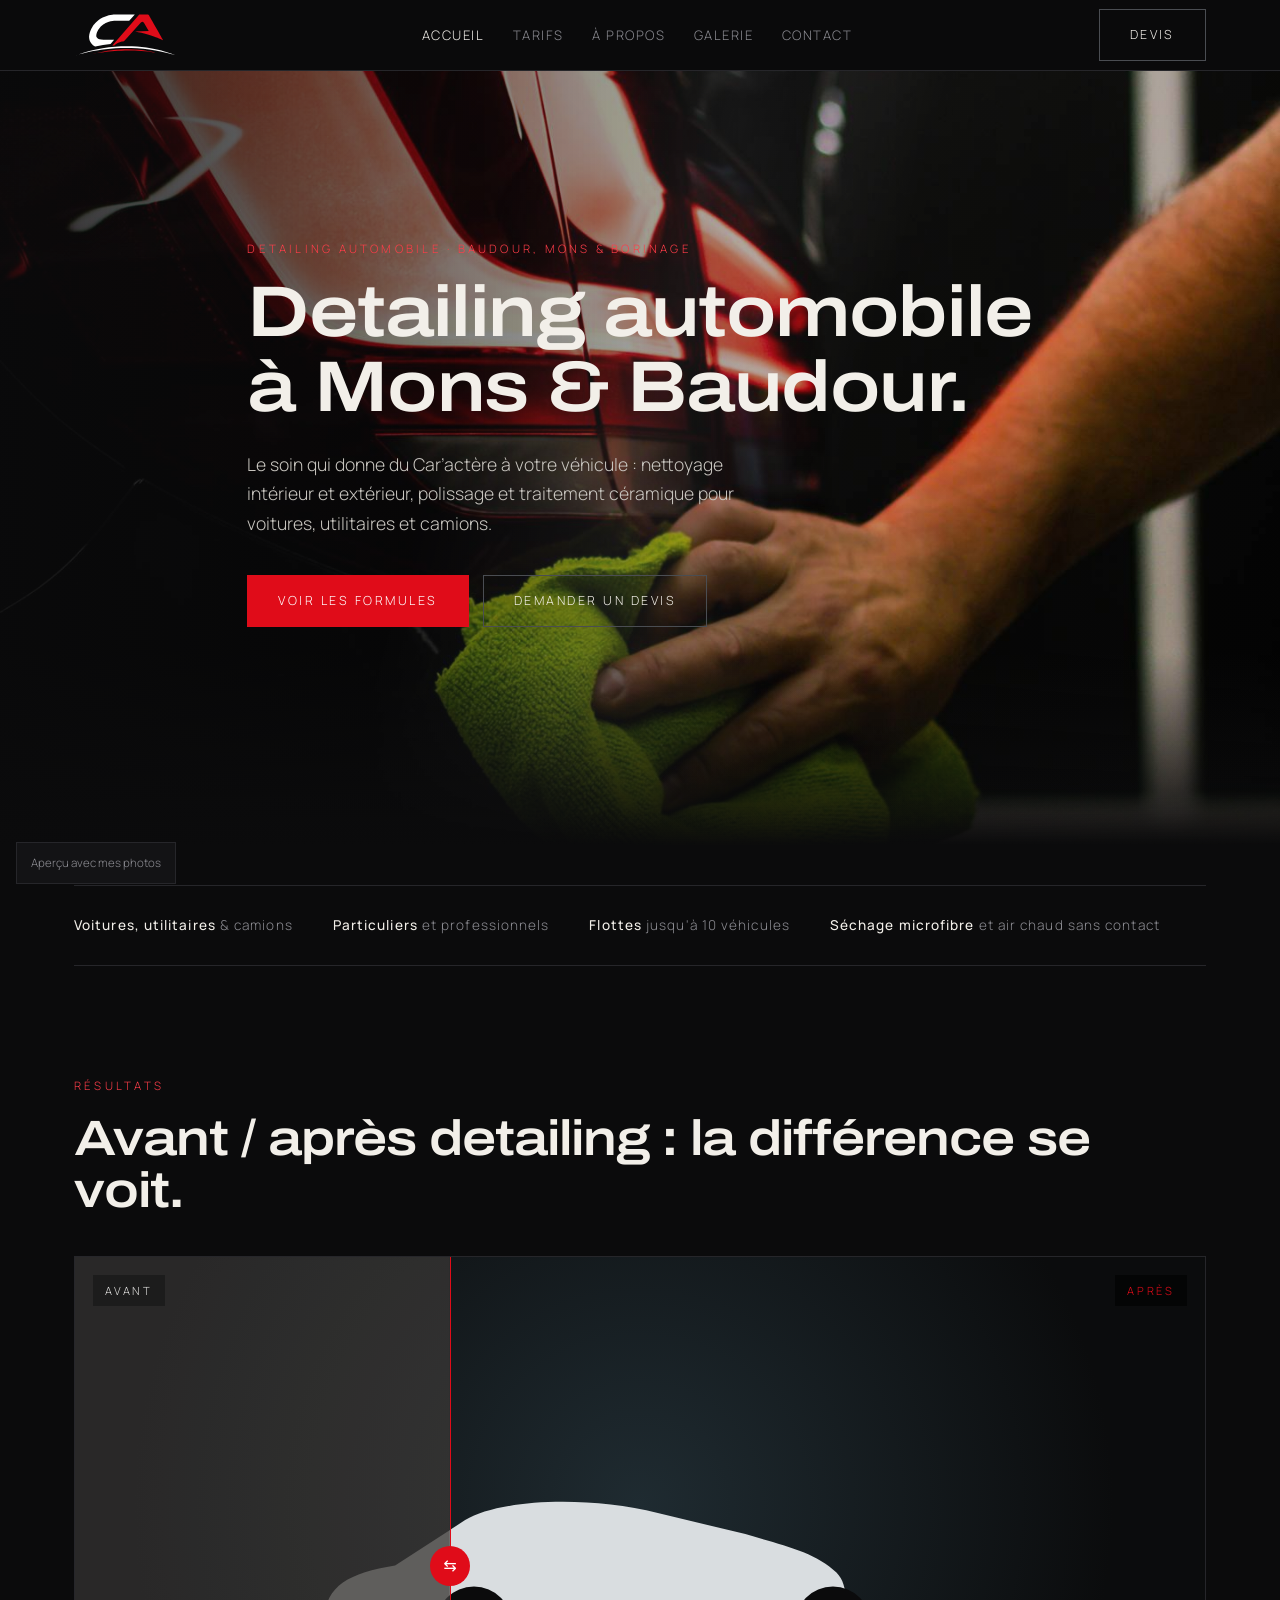
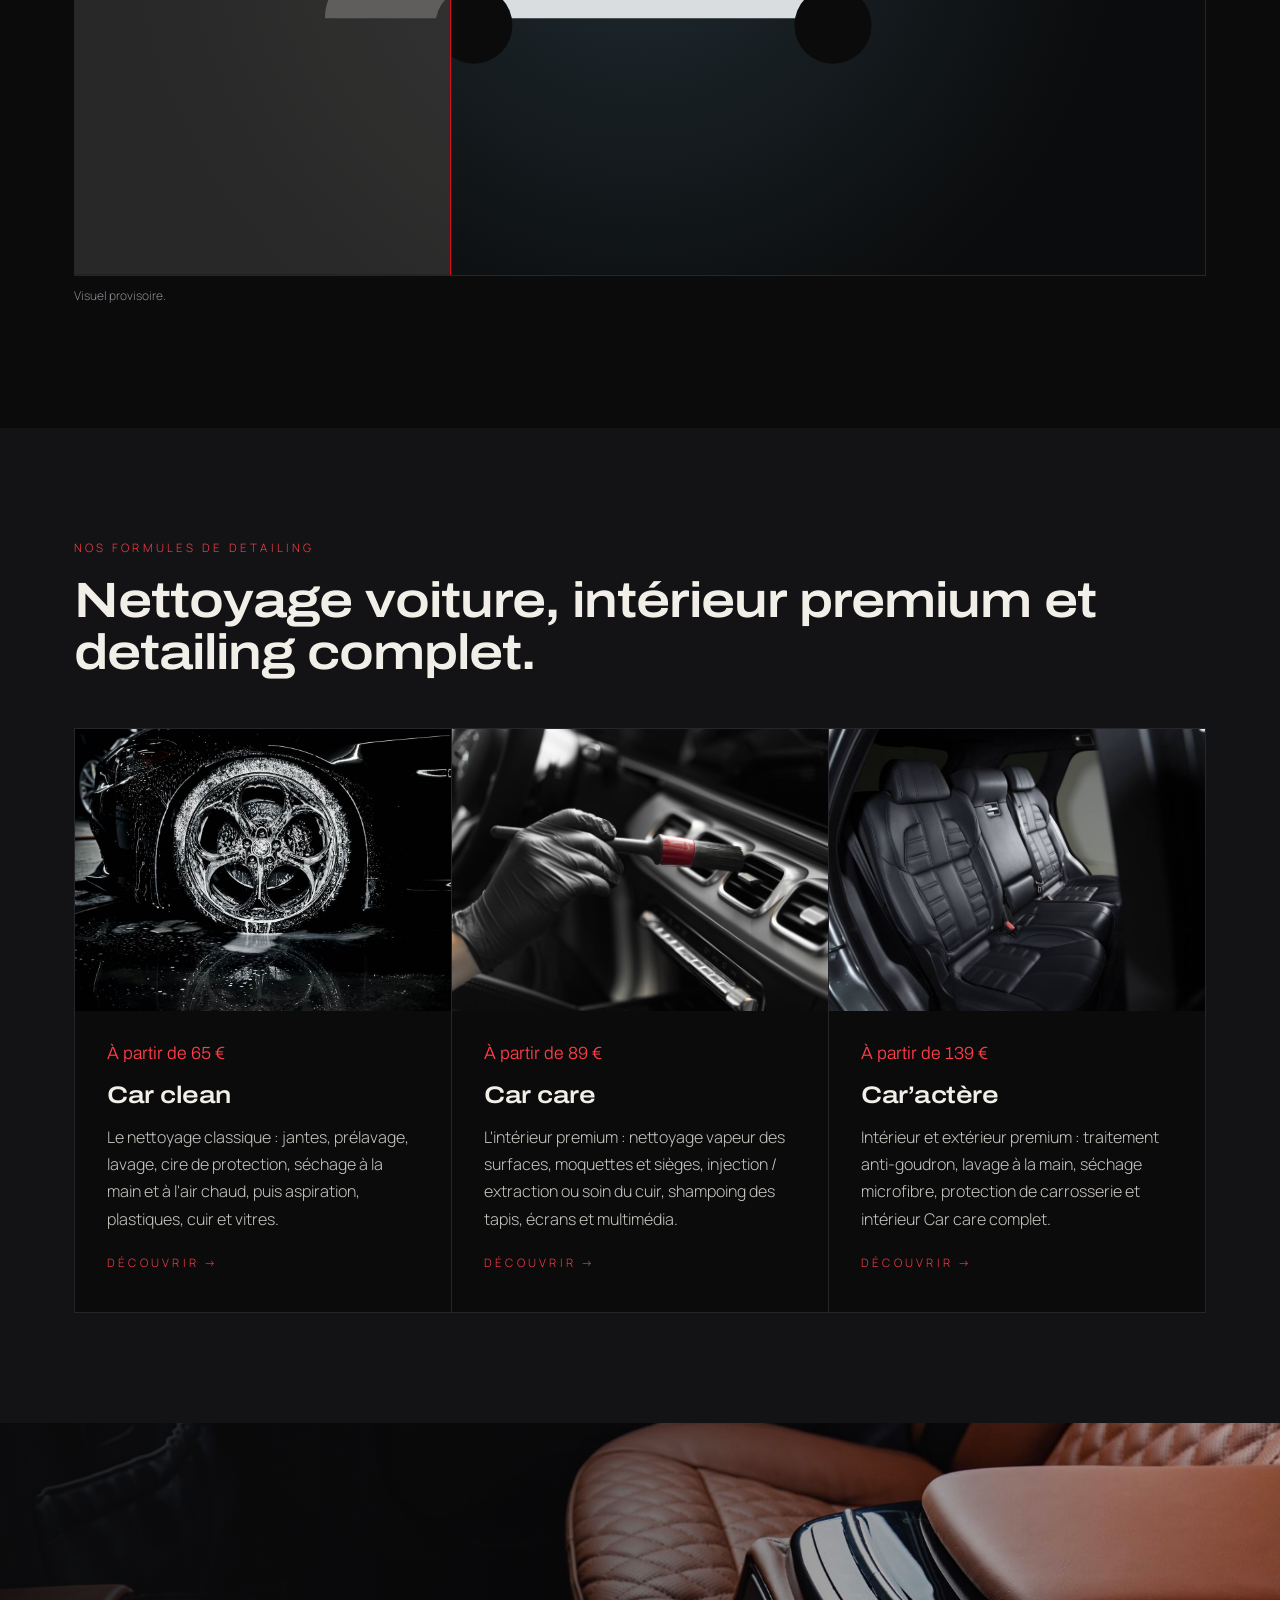
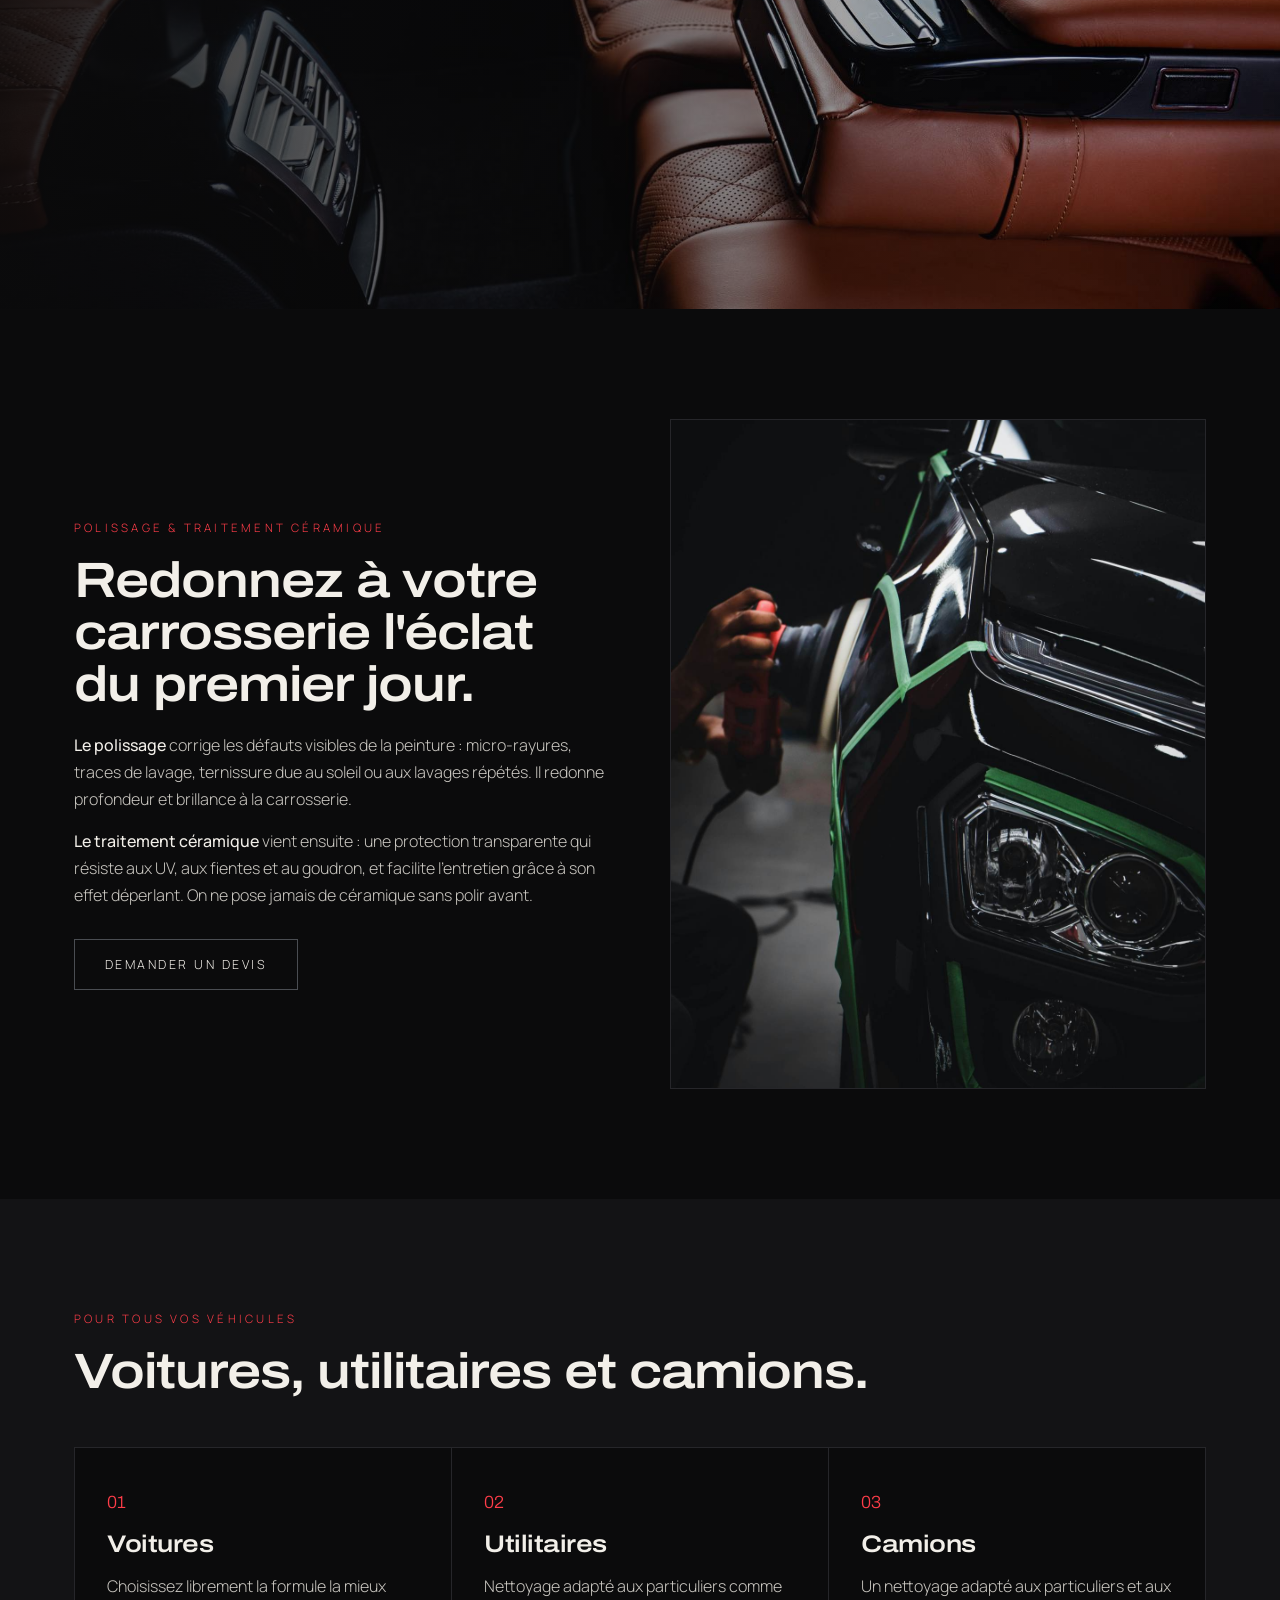
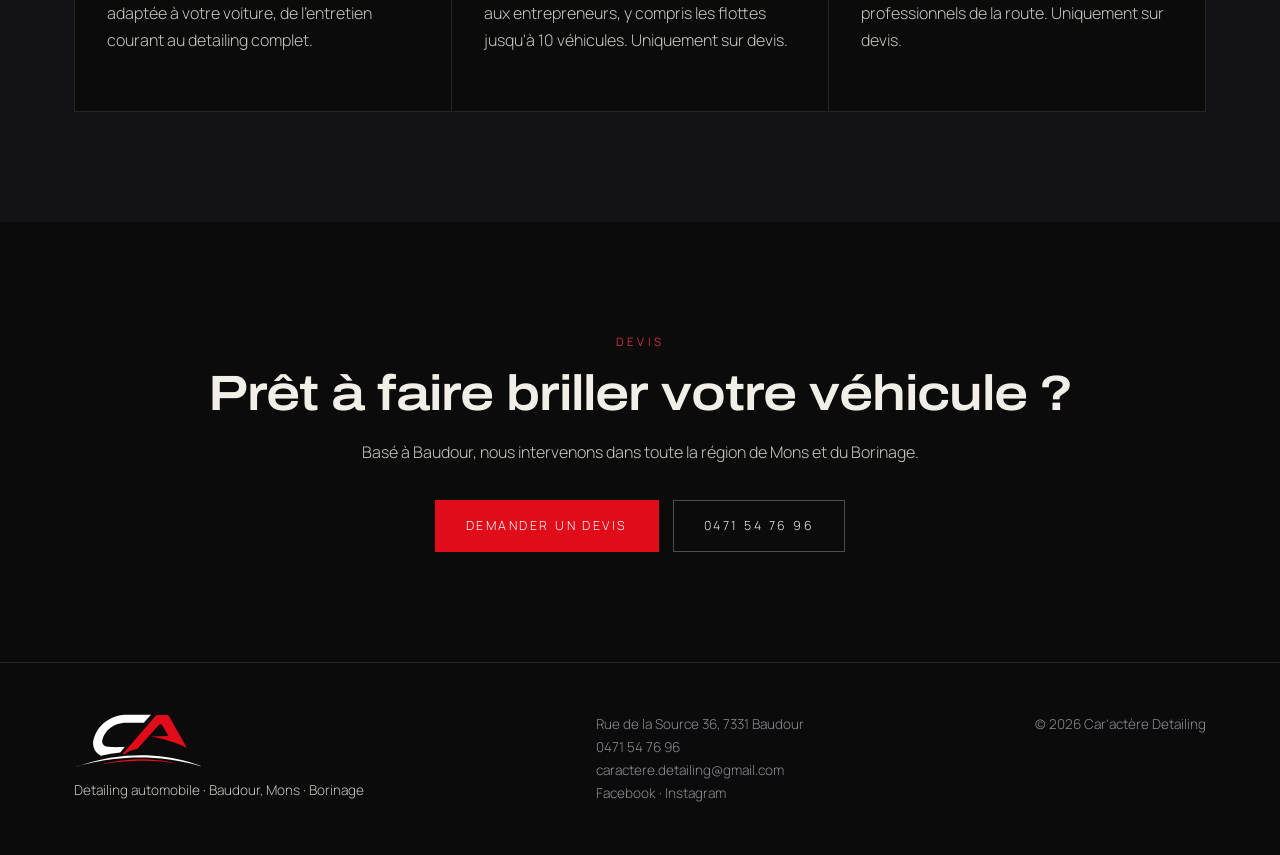
<file: index.html>
<!DOCTYPE html>
<html lang="fr">
<head>
<meta charset="utf-8">
<meta name="viewport" content="width=device-width, initial-scale=1, viewport-fit=cover">
<title>Car’actère Detailing | Nettoyage voiture & detailing à Mons, Baudour et Borinage</title>
<meta name="description" content="Detailing à Baudour, Mons & Borinage : nettoyage intérieur et extérieur, formules premium, polissage et traitement céramique. Voitures, utilitaires, camions.">
<meta name="robots" content="noindex, nofollow"><!-- DÉMO : retirer cette ligne à la mise en ligne finale -->
<link rel="icon" href="images/logo.svg" type="image/svg+xml">
<link rel="preconnect" href="https://fonts.googleapis.com">
<link href="https://fonts.googleapis.com/css2?family=Archivo:wdth,wght@62..125,100..900&family=Manrope:wght@300;400;500&display=swap" rel="stylesheet">
<script type="application/ld+json">{"@context":"https://schema.org","@type":"AutoWash","name":"Car’actère Detailing","telephone":"+32471547696","email":"caractere.detailing@gmail.com","address":{"@type":"PostalAddress","streetAddress":"Rue de la Source 36","postalCode":"7331","addressLocality":"Baudour","addressCountry":"BE"},"areaServed":["Baudour","Mons","Dour","Borinage"],"sameAs":["https://www.facebook.com/profile.php?id=61589376432223","https://www.instagram.com/caractere.detailing/"],"description":"Detailing automobile à Baudour : nettoyage intérieur et extérieur, polissage, traitement céramique pour voitures, utilitaires et camions."}</script>
<link rel="stylesheet" href="css/style.css">
</head>
<body>
<header><div class="wrap"><nav>
<a href="#/" class="logo" aria-label="Car’actère Detailing, accueil"><img src="images/logo.svg" alt="Car’actère Detailing"></a>
<ul><li><a href="#/" data-r="/">Accueil</a></li><li><a href="#/tarifs" data-r="/tarifs">Tarifs</a></li><li><a href="#/a-propos" data-r="/a-propos">À propos</a></li><li><a href="#/galerie" data-r="/galerie">Galerie</a></li><li><a href="#/contact" data-r="/contact">Contact</a></li></ul>
<a href="#/contact" class="btn">Devis</a></nav></div></header>

<main>
<!-- ACCUEIL -->
<div class="page" id="p-/">
<div class="hero"><div class="media" data-slot><img src="images/feu-arriere-microfibre.jpg" data-i="1" alt="Polissage d'un feu arrière de voiture noire à la microfibre" style="object-position:50% 55%"><div class="sweep"></div></div><div class="shade"></div><div class="wrap hc">
<span class="eyebrow">Detailing automobile · Baudour, Mons &amp; Borinage</span>
<h1>Detailing automobile<br>à Mons &amp; Baudour.</h1>
<p>Le soin qui donne du Car’actère à votre véhicule : nettoyage intérieur et extérieur, polissage et traitement céramique pour voitures, utilitaires et camions.</p>
<div class="btns"><a class="btn solid" href="#/tarifs">Voir les formules</a><a class="btn" href="#/contact">Demander un devis</a></div>
</div></div>
<div class="wrap" style="padding-top:40px"><div class="trust rv"><span><b>Voitures, utilitaires</b> &amp; camions</span><span><b>Particuliers</b> et professionnels</span><span><b>Flottes</b> jusqu'à 10 véhicules</span><span><b>Séchage microfibre</b> et air chaud sans contact</span></div></div>

<section><div class="wrap">
<span class="eyebrow rv">Résultats</span>
<h2 class="rv">Avant / après detailing : la différence se voit.</h2>
<div class="ba rv" id="ba">
<div class="l after"><span class="tag">Après</span><svg viewBox="0 0 400 140"><path d="M20 100c0-18 14-26 40-30l40-26c20-12 70-14 110-4l50 12c20 6 40 10 52 22 6 6 6 16 4 26H20z" fill="#d9dde0"/><circle cx="105" cy="104" r="22" fill="#0b0b0c"/><circle cx="310" cy="104" r="22" fill="#0b0b0c"/></svg></div>
<div class="l before"><span class="tag">Avant</span><svg viewBox="0 0 400 140"><path d="M20 100c0-18 14-26 40-30l40-26c20-12 70-14 110-4l50 12c20 6 40 10 52 22 6 6 6 16 4 26H20z" fill="#5d5750"/><circle cx="105" cy="104" r="22" fill="#222"/><circle cx="310" cy="104" r="22" fill="#222"/></svg></div>
<div class="bar"></div><input type="range" min="0" max="100" value="50" aria-label="Comparer avant et après">
</div>
<p class="note">Visuel provisoire. <button class="pick" data-t=".before" type="button">＋ Photo avant</button> <button class="pick" data-t=".after" type="button">＋ Photo après</button></p>
</div></section>

<section style="background:var(--bg2)"><div class="wrap">
<span class="eyebrow rv">Nos formules de detailing</span><h2 class="rv">Nettoyage voiture, intérieur premium et detailing complet.</h2>
<div class="grid3 rv">
<div class="card"><div class="ph3" data-slot><img src="images/jante-mousse.jpg" data-i="12" alt="Lavage des jantes à la mousse active sur carrosserie noire" style="object-position:50% 52%"></div><span class="n">À partir de 65 €</span><h3>Car clean</h3><p>Le nettoyage classique : jantes, prélavage, lavage, cire de protection, séchage à la main et à l'air chaud, puis aspiration, plastiques, cuir et vitres.</p><a href="#/tarifs" class="eyebrow" style="margin:20px 0 0">Découvrir →</a></div>
<div class="card"><div class="ph3" data-slot><img src="images/pinceau-aerations.jpg" data-i="7" alt="Nettoyage des aérations intérieures au pinceau de detailing" style="object-position:50% 50%"></div><span class="n">À partir de 89 €</span><h3>Car care</h3><p>L'intérieur premium : nettoyage vapeur des surfaces, moquettes et sièges, injection / extraction ou soin du cuir, shampoing des tapis, écrans et multimédia.</p><a href="#/tarifs" class="eyebrow" style="margin:20px 0 0">Découvrir →</a></div>
<div class="card"><div class="ph3" data-slot><img src="images/sellerie-cuir-noir.jpg" data-i="5" alt="Sièges cuir noir après nettoyage intérieur complet" style="object-position:50% 50%"></div><span class="n">À partir de 139 €</span><h3>Car’actère</h3><p>Intérieur et extérieur premium : traitement anti-goudron, lavage à la main, séchage microfibre, protection de carrosserie et intérieur Car care complet.</p><a href="#/tarifs" class="eyebrow" style="margin:20px 0 0">Découvrir →</a></div>
</div></div></section>

<div class="band" data-slot><img src="images/cuir-cognac.jpg" data-i="6" alt="Sellerie cuir cognac matelassée, finition detailing premium" style="object-position:50% 60%"><div class="shade"></div><div class="wrap"><span class="eyebrow rv">Le résultat</span><h2 class="rv">Du soin.<br>Du caractère.</h2></div></div>

<section><div class="wrap split">
<div class="rv"><span class="eyebrow">Polissage &amp; traitement céramique</span><h2>Redonnez à votre carrosserie l'éclat du premier jour.</h2>
<p style="margin:22px 0 14px"><b style="color:var(--tx);font-weight:500">Le polissage</b> corrige les défauts visibles de la peinture : micro-rayures, traces de lavage, ternissure due au soleil ou aux lavages répétés. Il redonne profondeur et brillance à la carrosserie.</p>
<p style="margin:0 0 30px"><b style="color:var(--tx);font-weight:500">Le traitement céramique</b> vient ensuite : une protection transparente qui résiste aux UV, aux fientes et au goudron, et facilite l'entretien grâce à son effet déperlant. On ne pose jamais de céramique sans polir avant.</p>
<a class="btn" href="#/contact">Demander un devis</a></div>
<div class="ph rv" data-slot><img src="images/polissage-phares-masquage.jpg" data-i="14" alt="Polissage de la carrosserie avec protection des phares au ruban de masquage" style="object-position:50% 50%"></div>
</div></section>

<section style="background:var(--bg2)"><div class="wrap">
<span class="eyebrow rv">Pour tous vos véhicules</span><h2 class="rv">Voitures, utilitaires et camions.</h2>
<div class="grid3 rv">
<div class="card"><span class="n">01</span><h3>Voitures</h3><p>Choisissez librement la formule la mieux adaptée à votre voiture, de l'entretien courant au detailing complet.</p></div>
<div class="card"><span class="n">02</span><h3>Utilitaires</h3><p>Nettoyage adapté aux particuliers comme aux entrepreneurs, y compris les flottes jusqu'à 10 véhicules. Uniquement sur devis.</p></div>
<div class="card"><span class="n">03</span><h3>Camions</h3><p>Un nettoyage adapté aux particuliers et aux professionnels de la route. Uniquement sur devis.</p></div>
</div></div></section>

<section style="text-align:center"><div class="wrap">
<span class="eyebrow rv">Devis</span><h2 class="rv">Prêt à faire briller votre véhicule ?</h2>
<p class="rv" style="margin:20px auto 34px">Basé à Baudour, nous intervenons dans toute la région de Mons et du Borinage.</p>
<div class="btns rv" style="display:flex;gap:14px;justify-content:center;flex-wrap:wrap"><a class="btn solid" href="#/contact">Demander un devis</a><a class="btn" href="tel:+32471547696">0471 54 76 96</a></div>
</div></section>
</div>

<!-- TARIFS -->
<div class="page" id="p-/tarifs"><section><div class="wrap">
<span class="eyebrow">Formules &amp; tarifs</span><h1 style="font-size:clamp(2.2rem,5.4vw,4.2rem)">Formules de detailing à Mons et Baudour.</h1>
<p style="margin-top:22px">Nettoyage classique, intérieur premium ou detailing complet : choisissez la formule adaptée à votre véhicule. Le prix final dépend de la surface du véhicule.</p>
<div class="tabs" id="ct" aria-label="Type de véhicule"></div>
<div class="price-cards" id="pcs"></div>
<h2 style="margin-top:100px;font-size:2rem" class="rv">Polissage, céramique et options</h2>
<table class="rv"><tbody id="opts"></tbody></table>
</div></section></div>

<!-- A PROPOS -->
<div class="page" id="p-/a-propos"><section><div class="wrap split">
<div><span class="eyebrow">À propos · Baudour</span><h1 style="font-size:clamp(2.2rem,5.4vw,4rem)">Le soin qui donne du Car’actère.</h1>
<p style="margin:26px 0">Basé à Baudour, Car’actère Detailing propose le nettoyage automobile et le detailing dans toute la région de Mons et du Borinage.</p>
<p>Nous intervenons sur les voitures, les utilitaires et les camions, pour les particuliers comme pour les professionnels qui veulent entretenir leur véhicule ou leur flotte.</p></div>
<div class="ph rv" data-slot><img src="images/pneus-jantes-pinceau.jpg" data-i="9" alt="Nettoyage des pneus et jantes au pinceau de detailing" style="object-position:50% 50%"></div></div></section>
<section style="background:var(--bg2)"><div class="wrap"><span class="eyebrow rv">Notre savoir-faire</span><h2 class="rv">Des techniques douces pour la peinture et l'habitacle.</h2>
<div class="grid3 rv"><div class="card"><span class="n">01</span><h3>Lavage soigné</h3><p>Prélavage, lavage à la main, séchage microfibre et séchage à l'air chaud sans contact.</p></div>
<div class="card"><span class="n">02</span><h3>Nettoyage vapeur</h3><p>Surfaces, moquettes et sièges nettoyés à la vapeur, avec injection / extraction ou soin du cuir.</p></div>
<div class="card"><span class="n">03</span><h3>Protection</h3><p>Cire ou protection de carrosserie, polissage et traitement céramique pour garder l'éclat plus longtemps.</p></div></div></div></section></div>

<!-- GALERIE -->
<div class="page" id="p-/galerie"><section><div class="wrap">
<span class="eyebrow">Réalisations</span><h1 style="font-size:clamp(2.2rem,5.4vw,4.2rem)">Nos réalisations de detailing automobile.</h1>
<div class="gal" id="gal"></div>
</div></section></div>

<!-- CONTACT -->
<div class="page" id="p-/contact"><section><div class="wrap" style="max-width:820px">
<span class="eyebrow">Contact</span><h1 style="font-size:clamp(2.2rem,5.4vw,4.2rem)">Votre devis detailing, simple et rapide.</h1>
<p style="margin-top:20px">Précisez votre demande et votre véhicule : nous revenons vers vous rapidement.</p>
<form id="f">
<fieldset><legend>Votre demande</legend><div class="chips" id="c1"></div></fieldset>
<fieldset><legend>Type de véhicule</legend><div class="chips" id="c2"></div></fieldset>
<fieldset><legend>Vous êtes</legend><div class="chips" id="c3"></div></fieldset>
<div class="f2"><input class="fld" name="n" placeholder="Nom" required aria-label="Nom"><input class="fld" name="t" type="tel" placeholder="Téléphone" required aria-label="Téléphone"></div>
<input class="fld" name="v" placeholder="Marque et modèle (ex. BMW Série 3)" aria-label="Véhicule">
<textarea class="fld" name="m" rows="3" placeholder="Précisions (état, souhaits…)" aria-label="Message"></textarea>
<div><button class="btn solid" type="submit">Envoyer ma demande</button></div>
</form>
<p class="note" style="margin-top:40px">Car’actère Detailing · Rue de la Source 36, 7331 Baudour · <a href="tel:+32471547696">0471 54 76 96</a> · <a href="mailto:caractere.detailing@gmail.com">caractere.detailing@gmail.com</a></p>
</div></section></div>
</main>

<footer><div class="wrap"><div><a href="#/" class="logo" aria-label="Car’actère Detailing"><img src="images/logo.svg" alt="Car’actère Detailing" style="height:56px"></a><p style="margin:10px 0 0;font-size:.85rem">Detailing automobile · Baudour, Mons · Borinage</p></div>
<div>Rue de la Source 36, 7331 Baudour<br>0471 54 76 96<br>caractere.detailing@gmail.com<br><a href="https://www.facebook.com/profile.php?id=61589376432223">Facebook</a> · <a href="https://www.instagram.com/caractere.detailing/">Instagram</a></div>
<div>© 2026 Car’actère Detailing</div></div></footer>
<button id="ed" type="button">Aperçu avec mes photos</button>
<script src="js/main.js" defer></script>
</body>
</html>
</file>
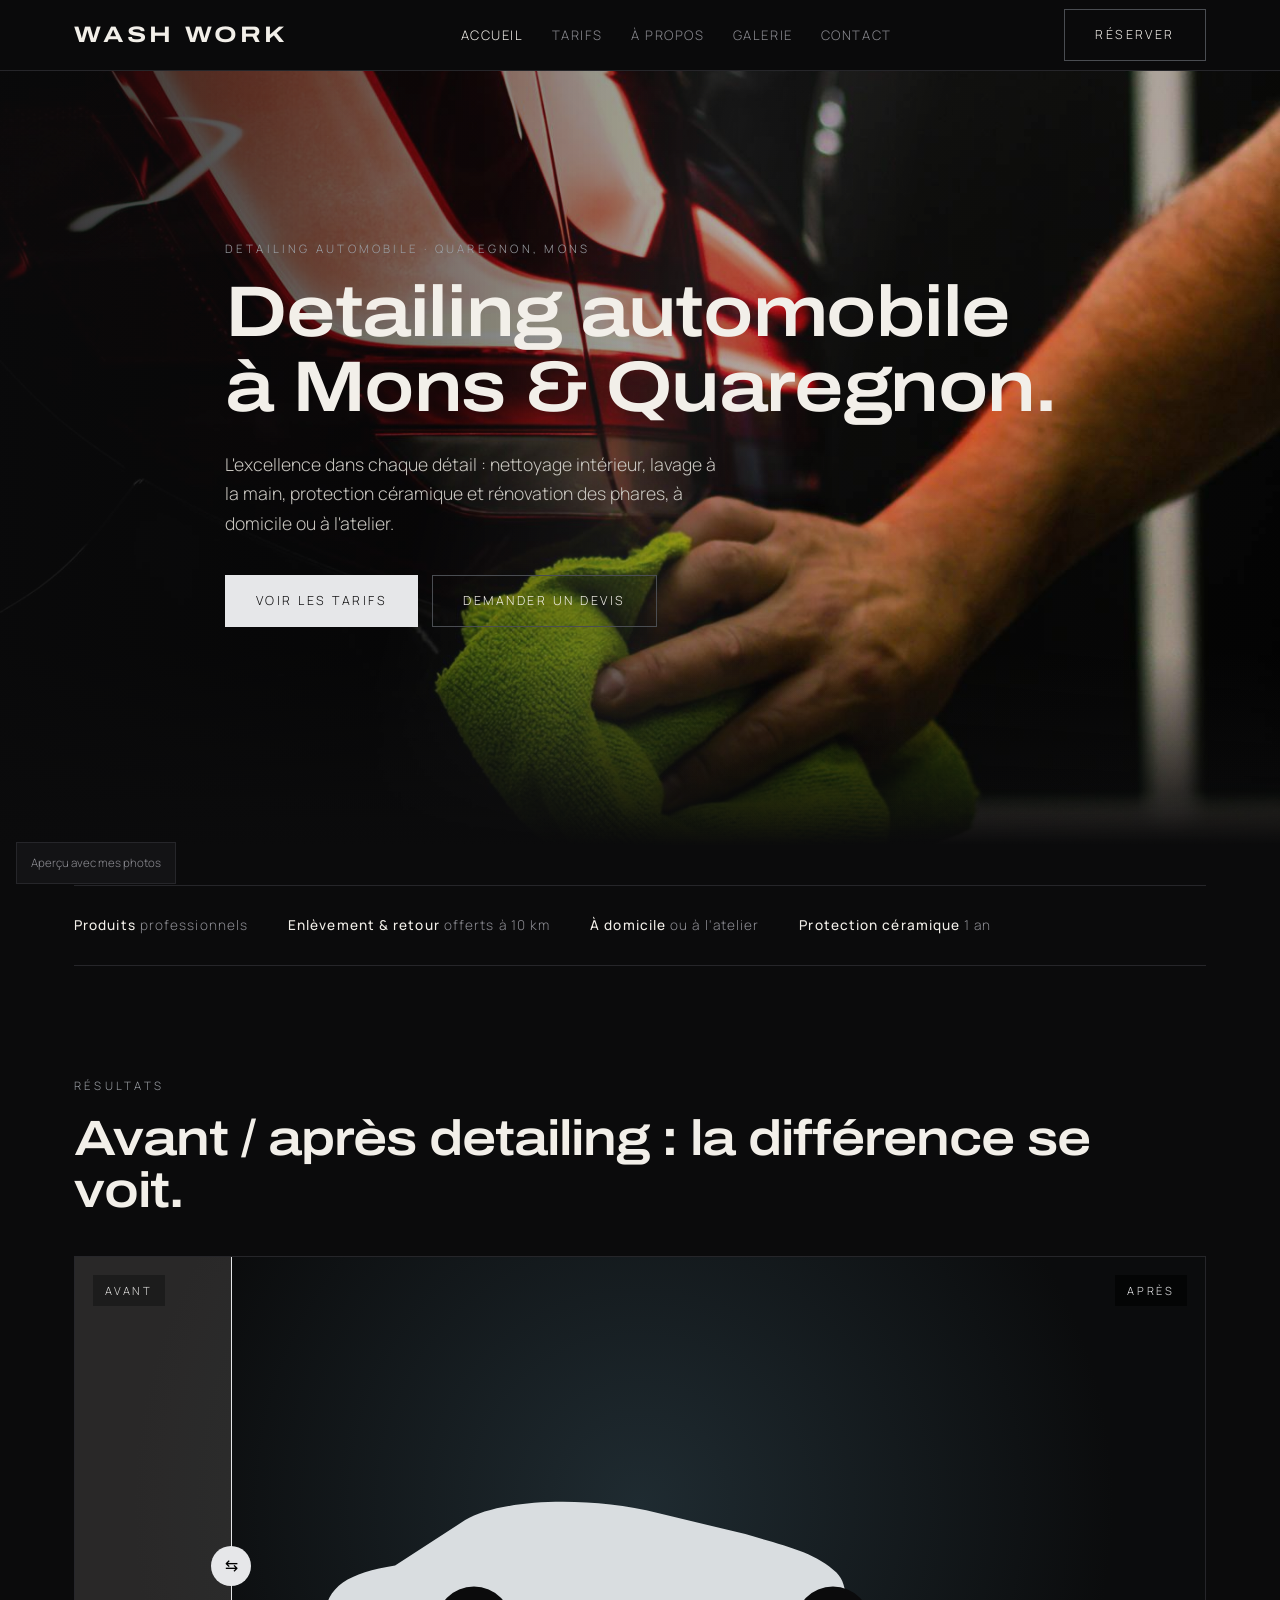
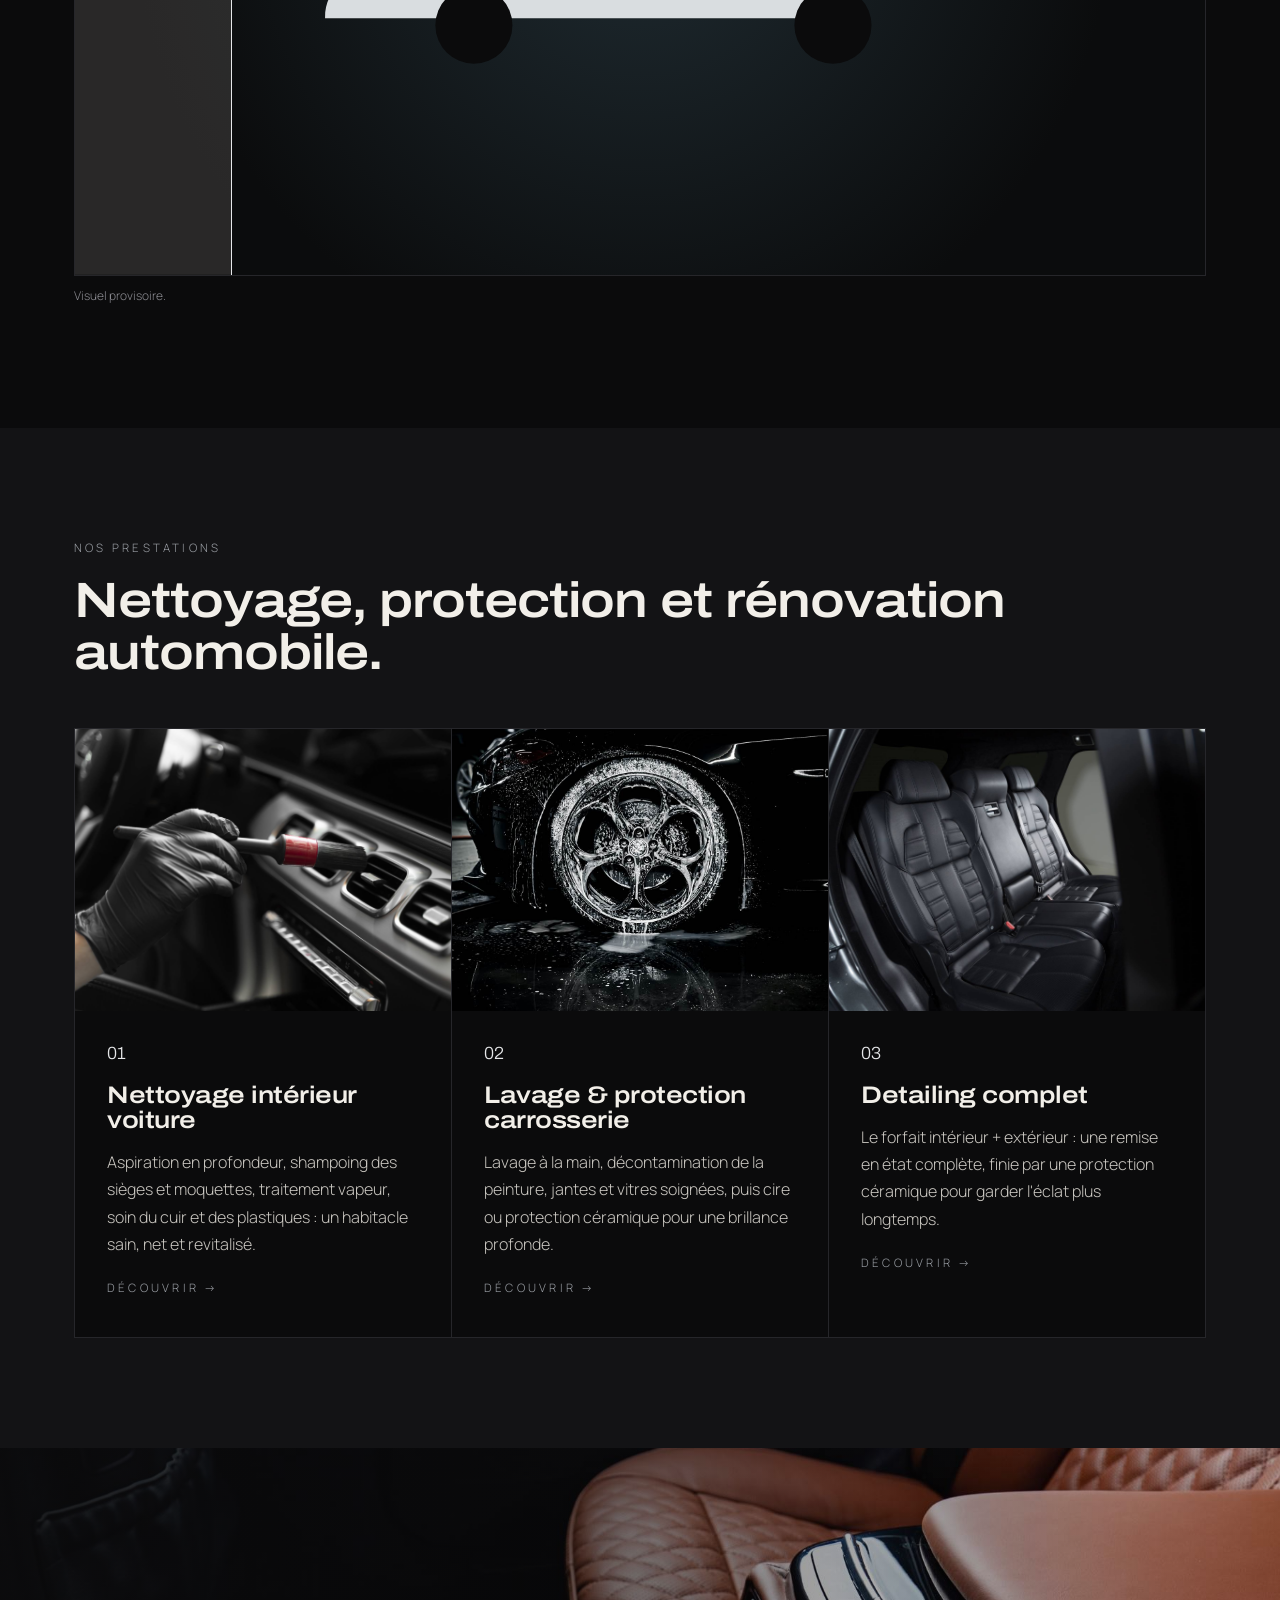
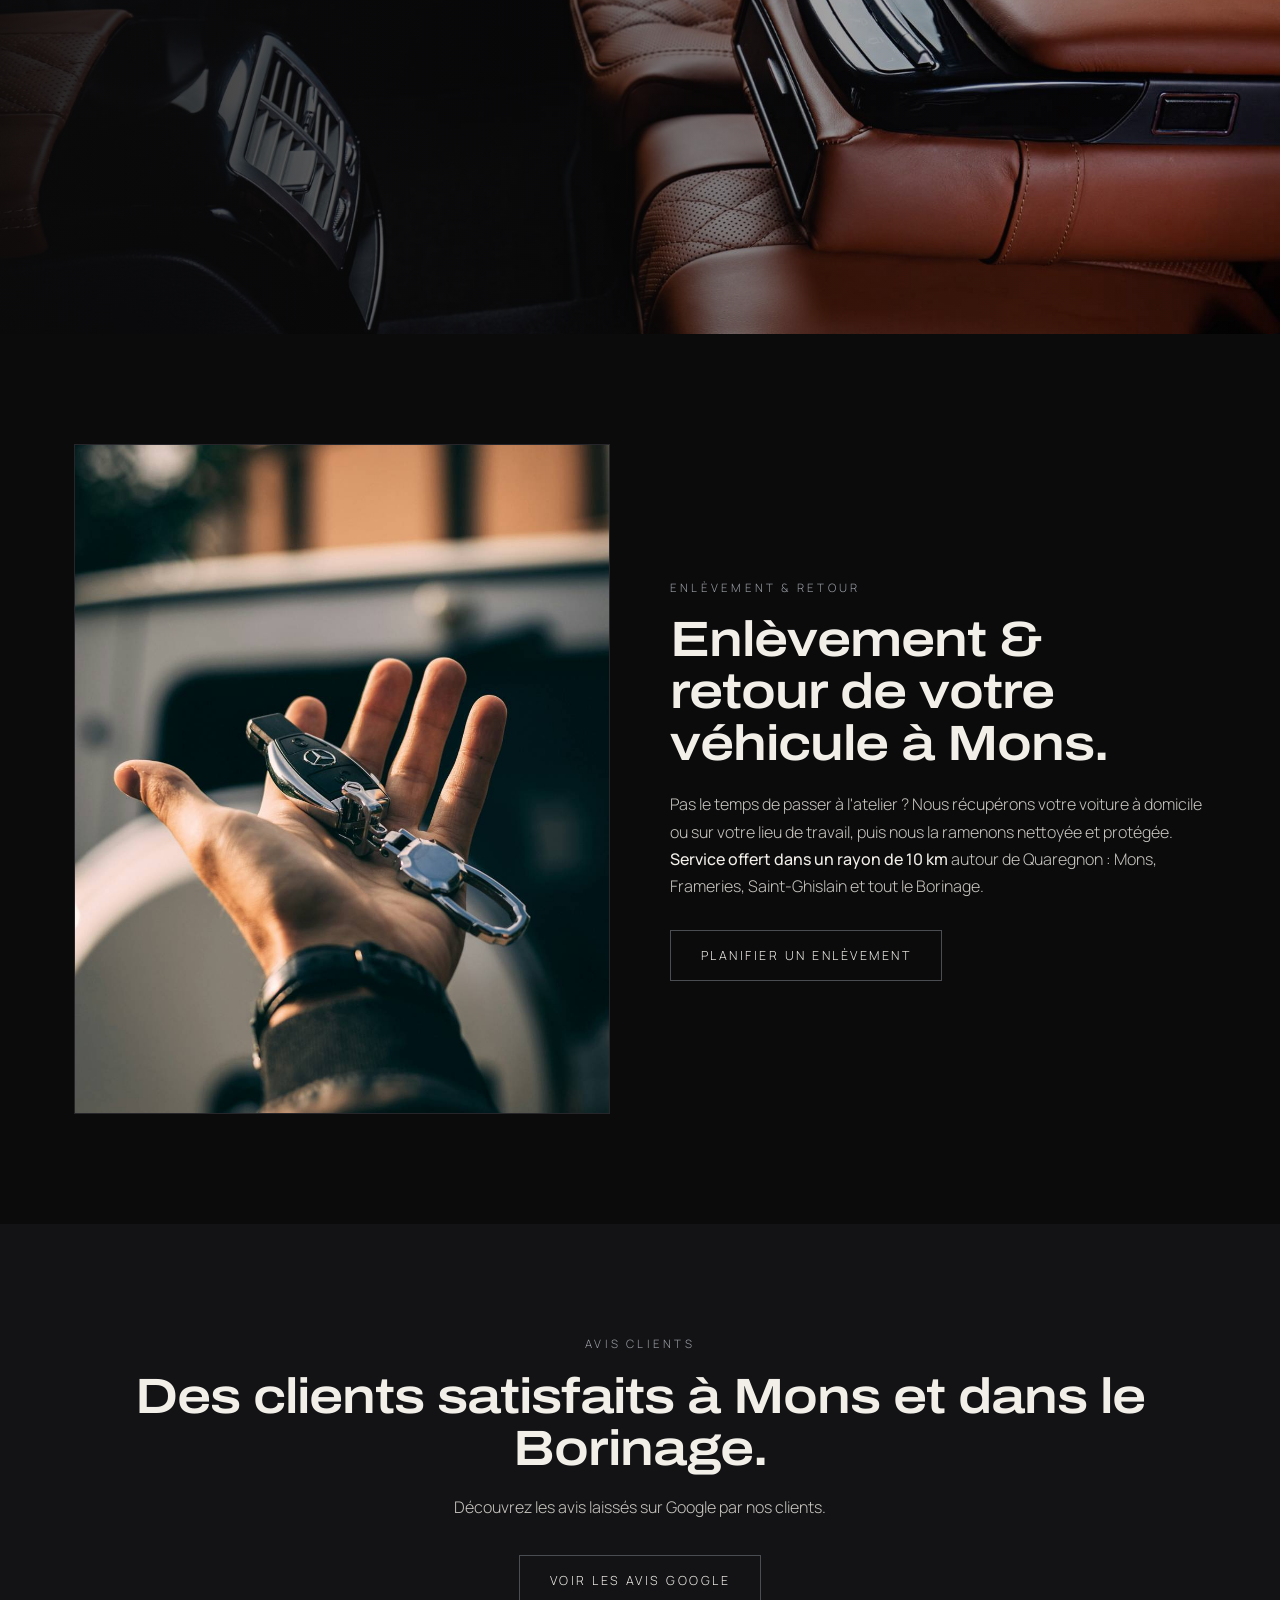
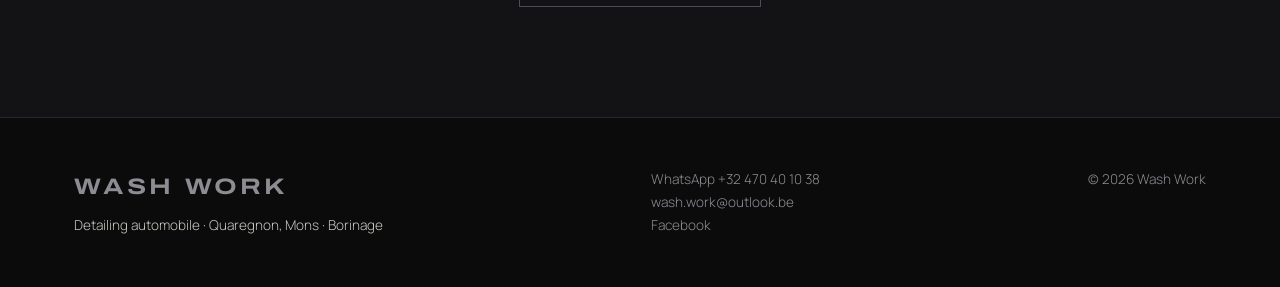
<file: washwork-site/index.html>
<!DOCTYPE html>
<html lang="fr">
<head>
<meta charset="utf-8">
<meta name="viewport" content="width=device-width, initial-scale=1, viewport-fit=cover">
<title>Wash Work Quaregnon | Detailing auto premium & protection céramique à Mons</title>
<meta name="description" content="Detailing auto à Mons & Quaregnon : nettoyage intérieur, lavage main, protection céramique, rénovation de phares. Enlèvement et retour offerts à 10 km.">
<link rel="preconnect" href="https://fonts.googleapis.com">
<link href="https://fonts.googleapis.com/css2?family=Archivo:wdth,wght@62..125,100..900&family=Manrope:wght@300;400;500&display=swap" rel="stylesheet">
<script type="application/ld+json">{"@context":"https://schema.org","@type":"AutoWash","name":"Wash Work","url":"https://www.washwork.be/","telephone":"+32470401038","email":"wash.work@outlook.be","address":{"@type":"PostalAddress","addressLocality":"Quaregnon","addressRegion":"Hainaut","addressCountry":"BE"},"areaServed":["Mons","Frameries","Saint-Ghislain","Borinage"],"priceRange":"€€","description":"Atelier de detailing automobile à Quaregnon : nettoyage intérieur, lavage à la main, protection céramique, rénovation des phares."}</script>
<link rel="stylesheet" href="css/style.css">
</head>
<body>
<header><div class="wrap"><nav>
<a href="#/" class="logo">Wash Work</a>
<ul><li><a href="#/" data-r="/">Accueil</a></li><li><a href="#/tarifs" data-r="/tarifs">Tarifs</a></li><li><a href="#/a-propos" data-r="/a-propos">À propos</a></li><li><a href="#/galerie" data-r="/galerie">Galerie</a></li><li><a href="#/contact" data-r="/contact">Contact</a></li></ul>
<a href="#/contact" class="btn">Réserver</a></nav></div></header>

<main>
<!-- ACCUEIL -->
<div class="page" id="p-/">
<div class="hero"><div class="media" data-slot><img src="images/feu-arriere-microfibre.jpg" data-i="1" alt="Polissage d'un feu arrière de voiture noire à la microfibre" style="object-position:50% 55%" fetchpriority="high"><div class="sweep"></div></div><div class="shade"></div><div class="wrap hc">
<span class="eyebrow">Detailing automobile · Quaregnon, Mons</span>
<h1>Detailing automobile<br>à Mons &amp; Quaregnon.</h1>
<p>L'excellence dans chaque détail : nettoyage intérieur, lavage à la main, protection céramique et rénovation des phares, à domicile ou à l'atelier.</p>
<div class="btns"><a class="btn solid" href="#/tarifs">Voir les tarifs</a><a class="btn" href="#/contact">Demander un devis</a></div>
</div></div>
<div class="wrap" style="padding-top:40px"><div class="trust rv"><span><b>Produits</b> professionnels</span><span><b>Enlèvement &amp; retour</b> offerts à 10 km</span><span><b>À domicile</b> ou à l'atelier</span><span><b>Protection céramique</b> 1 an</span></div></div>

<section><div class="wrap">
<span class="eyebrow rv">Résultats</span>
<h2 class="rv">Avant / après detailing : la différence se voit.</h2>
<div class="ba rv" id="ba">
<div class="l after"><span class="tag">Après</span><svg viewBox="0 0 400 140"><path d="M20 100c0-18 14-26 40-30l40-26c20-12 70-14 110-4l50 12c20 6 40 10 52 22 6 6 6 16 4 26H20z" fill="#d9dde0"/><circle cx="105" cy="104" r="22" fill="#0b0b0c"/><circle cx="310" cy="104" r="22" fill="#0b0b0c"/></svg></div>
<div class="l before"><span class="tag">Avant</span><svg viewBox="0 0 400 140"><path d="M20 100c0-18 14-26 40-30l40-26c20-12 70-14 110-4l50 12c20 6 40 10 52 22 6 6 6 16 4 26H20z" fill="#5d5750"/><circle cx="105" cy="104" r="22" fill="#222"/><circle cx="310" cy="104" r="22" fill="#222"/></svg></div>
<div class="bar"></div><input type="range" min="0" max="100" value="50" aria-label="Comparer avant et après">
</div>
<p class="note">Visuel provisoire. <button class="pick" data-t=".before" type="button">＋ Photo avant</button> <button class="pick" data-t=".after" type="button">＋ Photo après</button></p>
</div></section>

<section style="background:var(--bg2)"><div class="wrap">
<span class="eyebrow rv">Nos prestations</span><h2 class="rv">Nettoyage, protection et rénovation automobile.</h2>
<div class="grid3 rv">
<div class="card"><div class="ph3" data-slot><img src="images/pinceau-aerations.jpg" data-i="7" alt="Nettoyage des aérations intérieures au pinceau de detailing" style="object-position:50% 50%" ></div><span class="n">01</span><h3>Nettoyage intérieur voiture</h3><p>Aspiration en profondeur, shampoing des sièges et moquettes, traitement vapeur, soin du cuir et des plastiques : un habitacle sain, net et revitalisé.</p><a href="#/tarifs" class="eyebrow" style="margin:20px 0 0">Découvrir →</a></div>
<div class="card"><div class="ph3" data-slot><img src="images/jante-mousse.jpg" data-i="12" alt="Lavage des jantes à la mousse active sur carrosserie noire" style="object-position:50% 52%" ></div><span class="n">02</span><h3>Lavage &amp; protection carrosserie</h3><p>Lavage à la main, décontamination de la peinture, jantes et vitres soignées, puis cire ou protection céramique pour une brillance profonde.</p><a href="#/tarifs" class="eyebrow" style="margin:20px 0 0">Découvrir →</a></div>
<div class="card"><div class="ph3" data-slot><img src="images/sellerie-cuir-noir.jpg" data-i="5" alt="Sièges cuir noir après nettoyage intérieur complet" style="object-position:50% 50%" ></div><span class="n">03</span><h3>Detailing complet</h3><p>Le forfait intérieur + extérieur : une remise en état complète, finie par une protection céramique pour garder l'éclat plus longtemps.</p><a href="#/tarifs" class="eyebrow" style="margin:20px 0 0">Découvrir →</a></div>
</div></div></section>

<div class="band" data-slot><img src="images/cuir-cognac.jpg" data-i="6" alt="Sellerie cuir cognac matelassée, finition detailing premium" style="object-position:50% 60%" ><div class="shade"></div><div class="wrap"><span class="eyebrow rv">Le résultat</span><h2 class="rv">Chaque surface.<br>Chaque reflet.</h2></div></div>
<section><div class="wrap split">
<div class="ph rv" data-slot><img src="images/remise-des-cles.jpg" data-i="15" alt="Remise des clés pour l'enlèvement et le retour du véhicule à domicile" style="object-position:50% 55%" ></div>
<div class="rv"><span class="eyebrow">Enlèvement &amp; retour</span><h2>Enlèvement &amp; retour de votre véhicule à Mons.</h2>
<p style="margin:22px 0 30px">Pas le temps de passer à l'atelier ? Nous récupérons votre voiture à domicile ou sur votre lieu de travail, puis nous la ramenons nettoyée et protégée. <b style="color:var(--tx);font-weight:500">Service offert dans un rayon de 10 km</b> autour de Quaregnon : Mons, Frameries, Saint-Ghislain et tout le Borinage.</p>
<a class="btn" href="#/contact">Planifier un enlèvement</a></div>
</div></section>

<section style="background:var(--bg2);text-align:center"><div class="wrap">
<span class="eyebrow rv">Avis clients</span><h2 class="rv">Des clients satisfaits à Mons et dans le Borinage.</h2>
<p class="rv" style="margin:20px auto 34px">Découvrez les avis laissés sur Google par nos clients.</p>
<a class="btn rv" href="https://share.google/Bmq9TmVZiCB29y3hs">Voir les avis Google</a>
</div></section>
</div>

<!-- TARIFS -->
<div class="page" id="p-/tarifs"><section><div class="wrap">
<span class="eyebrow">Tarifs</span><h1 style="font-size:clamp(2.4rem,6vw,4.4rem)">Tarifs detailing automobile à Mons.</h1>
<p style="margin-top:22px">Nettoyage intérieur, lavage extérieur ou protection céramique : choisissez votre type de véhicule puis votre formule, le prix s'affiche immédiatement. Enlèvement et retour offerts à moins de 10 km.</p>
<div class="tabs" id="vt" aria-label="Type de véhicule"></div>
<div class="tabs" id="ct" aria-label="Catégorie"></div>
<div class="price-cards" id="pcs"></div>
<h2 style="margin-top:100px;font-size:2rem" class="rv">Options de protection et de rénovation</h2>
<table class="rv"><tbody id="opts"></tbody></table>
</div></section></div>

<!-- A PROPOS -->
<div class="page" id="p-/a-propos"><section><div class="wrap split">
<div><span class="eyebrow">Atelier de detailing · Quaregnon</span><h1 style="font-size:clamp(2.2rem,5.4vw,4rem)">Le soin du détail, au cœur du Borinage.</h1>
<p style="margin:26px 0">Wash Work est un atelier de detailing automobile installé à Quaregnon, à quelques minutes de Mons. Notre approche : une préparation minutieuse, des produits professionnels et des gestes précis, pour que chaque véhicule retrouve son éclat d'origine.</p>
<p>Citadine, berline, SUV, familiale ou camionnette : remise en état avant vente, retour de leasing, rénovation intérieure ou protection céramique, nous adaptons le traitement à votre véhicule et à vos besoins.</p></div>
<div class="ph rv" data-slot><img src="images/polissage-phares-masquage.jpg" data-i="14" alt="Polissage de la carrosserie avec protection des phares au ruban de masquage" style="object-position:50% 50%" ></div></div></section>
<section style="background:var(--bg2)"><div class="wrap"><span class="eyebrow rv">Notre méthode</span><h2 class="rv">Trois étapes pour un résultat durable.</h2>
<div class="grid3 rv"><div class="card"><span class="n">01</span><h3>Diagnostic</h3><p>Contrôle de l'état de la peinture, des cuirs et des plastiques pour choisir les bons produits.</p></div>
<div class="card"><span class="n">02</span><h3>Traitement</h3><p>Lavage à la main, décontamination, nettoyage en profondeur de l'habitacle et rénovation ciblée.</p></div>
<div class="card"><span class="n">03</span><h3>Protection</h3><p>Cire ou protection céramique pour préserver la brillance et faciliter l'entretien au quotidien.</p></div></div></div></section></div>

<!-- GALERIE -->
<div class="page" id="p-/galerie"><section><div class="wrap">
<span class="eyebrow">Réalisations</span><h1 style="font-size:clamp(2.4rem,6vw,4.2rem)">Nos réalisations de detailing automobile.</h1>
<div class="gal" id="gal"></div>

</div></section></div>

<!-- CONTACT -->
<div class="page" id="p-/contact"><section><div class="wrap" style="max-width:820px">
<span class="eyebrow">Contact</span><h1 style="font-size:clamp(2.4rem,6vw,4.2rem)">Votre devis detailing, simple et rapide.</h1>
<p style="margin-top:20px">Précisez votre demande et votre véhicule : nous revenons vers vous rapidement. Enlèvement et retour offerts à moins de 10 km de Quaregnon.</p>
<form id="f">
<fieldset><legend>Votre demande</legend><div class="chips" id="c1"></div></fieldset>
<fieldset><legend>Type de véhicule</legend><div class="chips" id="c2"></div></fieldset>
<fieldset><legend>Enlèvement &amp; retour</legend><div class="chips" id="c3"></div></fieldset>
<div class="f2"><input class="fld" name="n" placeholder="Nom" required aria-label="Nom"><input class="fld" name="t" type="tel" placeholder="Téléphone" required aria-label="Téléphone"></div>
<input class="fld" name="v" placeholder="Marque et modèle (ex. BMW Série 3)" aria-label="Véhicule">
<textarea class="fld" name="m" rows="3" placeholder="Précisions (état, souhaits…)" aria-label="Message"></textarea>
<div><button class="btn solid" type="submit">Envoyer via WhatsApp</button></div>
</form></div></section></div>
</main>

<footer><div class="wrap"><div><div class="logo">Wash Work</div><p style="margin:8px 0 0;font-size:.85rem">Detailing automobile · Quaregnon, Mons · Borinage</p></div>
<div>WhatsApp +32 470 40 10 38<br>wash.work@outlook.be<br><a href="https://www.facebook.com/share/1D8RXATzue/">Facebook</a></div>
<div>© 2026 Wash Work</div></div></footer>

<button id="ed" type="button">Aperçu avec mes photos</button>
<script src="js/main.js" defer></script>
</body>
</html>
</file>
<file: css/style.css>
:root{--bg:#0b0b0c;--bg2:#131315;--tx:#f2efe9;--mu:#8c8c92;--ln:#26262a;--ac:#e00c19;--acx:#ff3d49;box-sizing:border-box;padding-top:env(safe-area-inset-top,0px);padding-bottom:env(safe-area-inset-bottom,0px)}
html{scroll-padding-top:env(safe-area-inset-top,0px);scroll-behavior:smooth}
*,*:before,*:after{box-sizing:inherit}
body{margin:0;background:var(--bg);color:var(--tx);font:300 16px/1.7 Manrope,system-ui,sans-serif}
h1,h2,h3,.serif{font-family:Archivo,"Helvetica Neue",Arial,sans-serif;font-weight:600;font-stretch:118%;letter-spacing:-.02em;line-height:1.05;margin:0;overflow-wrap:break-word}
h1{font-size:clamp(2.3rem,6.4vw,5.4rem)}h2{font-size:clamp(1.8rem,4vw,3.1rem)}h3{font-size:1.5rem}
a{color:inherit;text-decoration:none}
.eyebrow{font-size:.72rem;letter-spacing:.28em;text-transform:uppercase;color:var(--ac);margin-bottom:1rem;display:block}
.wrap{max-width:1180px;margin:0 auto;padding:0 24px}
section{padding:110px 0}
p{color:#c9c6c0;max-width:60ch}
header{position:sticky;top:env(safe-area-inset-top,0px);z-index:20;background:rgba(11,11,12,.85);backdrop-filter:blur(12px);border-bottom:1px solid var(--ln)}
nav{display:flex;justify-content:space-between;align-items:center;height:70px;gap:16px}
.logo{font-weight:700;font-stretch:125%;font-family:Archivo,"Helvetica Neue",Arial,sans-serif;font-size:1.4rem;letter-spacing:.14em;text-transform:uppercase}
nav ul{display:flex;gap:28px;list-style:none;margin:0;padding:0;font-size:.82rem;letter-spacing:.12em;text-transform:uppercase}
nav ul a{color:var(--mu);transition:.3s}nav ul a:hover,nav ul a.on{color:var(--tx)}
.btn{display:inline-block;border:1px solid var(--ac);color:var(--ac);padding:14px 30px;font-size:.78rem;letter-spacing:.2em;text-transform:uppercase;transition:.35s;background:none;cursor:pointer;font-family:inherit}
.btn:hover,.btn.solid{background:var(--ac);color:#0b0b0c}.btn.solid:hover{background:transparent;color:var(--acx)}
.page{display:none}.page.on{display:block}
.hero{position:relative;min-height:min(86vh,800px);display:flex;align-items:center;overflow:hidden;padding:60px 0 110px}
.hero .media{position:absolute;inset:0;background:radial-gradient(ellipse 60% 40% at 70% 35%,#2b3a42 0,transparent 60%),radial-gradient(ellipse 40% 25% at 25% 80%,#1e242a,transparent 70%),linear-gradient(180deg,#0e1113,#050506);animation:zoom 18s ease-out both}
@keyframes zoom{from{transform:scale(1.12)}to{transform:scale(1)}}
.sweep{position:absolute;inset:-20%;background:linear-gradient(105deg,transparent 40%,rgba(255,255,255,.1) 50%,transparent 60%);animation:sw 7s ease-in-out infinite alternate}
@keyframes sw{from{transform:translateX(-55%)}to{transform:translateX(55%)}}
.shade{position:absolute;inset:0;pointer-events:none;background:linear-gradient(0deg,#0b0b0c 0,rgba(11,11,12,.35) 45%,rgba(11,11,12,.1))}
.hc{position:relative;z-index:2}
.vid{position:absolute;inset:0;width:100%;height:100%;object-fit:cover}
.add,.pick{display:none;background:rgba(0,0,0,.75);border:1px solid var(--ac);color:var(--ac);font:inherit;font-size:.7rem;letter-spacing:.1em;padding:8px 12px;cursor:pointer}
.add{position:absolute;right:12px;top:12px;z-index:5}
body.edit .add{display:block}body.edit .pick{display:inline-block}
#ed{position:fixed;left:16px;bottom:calc(16px + env(safe-area-inset-bottom,0px));z-index:30;background:var(--bg2);border:1px solid var(--ln);color:var(--mu);font:inherit;font-size:.72rem;padding:10px 14px;cursor:pointer}
.band{position:relative;height:54vh;min-height:340px;max-height:540px;display:flex;align-items:center;background:linear-gradient(120deg,#16202545,#050506),linear-gradient(120deg,#12191d,#050506);background-size:cover;background-position:center}
.band .wrap{position:relative;z-index:2}
.card .ph3{aspect-ratio:4/3;margin:-40px -32px 28px;background:linear-gradient(150deg,#1b2329,#0c0d0e)}
.hero p{font-size:1.1rem;margin:24px 0 36px}.hero .btns{display:flex;gap:14px;flex-wrap:wrap}
.trust{display:flex;gap:40px;flex-wrap:wrap;border-top:1px solid var(--ln);border-bottom:1px solid var(--ln);padding:28px 0;color:var(--mu);font-size:.85rem;letter-spacing:.08em}
.trust b{color:var(--tx);font-weight:500}
.grid3{display:grid;grid-template-columns:repeat(auto-fit,minmax(260px,1fr));gap:1px;background:var(--ln);border:1px solid var(--ln);margin-top:50px}
.card{background:var(--bg);padding:40px 32px;transition:.4s}.card:hover{background:var(--bg2)}
.card .n{font-family:Archivo,"Helvetica Neue",Arial,sans-serif;color:var(--acx);font-size:1.1rem}
.card h3{margin:14px 0}
/* avant apres */
.ba{position:relative;aspect-ratio:16/9;max-height:620px;width:100%;overflow:hidden;border:1px solid var(--ln);margin-top:40px;user-select:none;touch-action:pan-y}
.ba .l{position:absolute;inset:0;display:grid;place-items:center}
.ba svg{width:62%}
.ba .after{background:radial-gradient(circle at 50% 40%,#1f2b31,#0b0c0d 70%)}
.ba .before{background:radial-gradient(circle at 50% 40%,#2b2a28,#1a1918 75%);clip-path:inset(0 calc(100% - var(--p,50%)) 0 0);filter:saturate(.3) contrast(.85)}
.ba .tag{position:absolute;top:18px;font-size:.7rem;letter-spacing:.25em;text-transform:uppercase;background:rgba(0,0,0,.6);padding:6px 12px}
.ba .before .tag{left:18px}.ba .after .tag{right:18px;color:var(--ac)}
.ba .bar{position:absolute;top:0;bottom:0;left:var(--p,50%);width:1px;background:var(--ac);pointer-events:none}
.ba .bar:after{content:"⇆";position:absolute;top:50%;left:-20px;width:40px;height:40px;border-radius:50%;background:var(--ac);color:#fff;display:grid;place-items:center;transform:translateY(-50%)}
.ba input{position:absolute;inset:0;width:100%;height:100%;opacity:0;cursor:ew-resize;margin:0}
.note{font-size:.75rem;color:var(--mu);margin-top:10px}
/* tarifs */
.tabs{display:flex;gap:8px;flex-wrap:wrap;margin:34px 0 18px}
.tabs button{background:none;border:1px solid var(--ln);color:var(--mu);padding:12px 22px;font:inherit;font-size:.8rem;letter-spacing:.14em;text-transform:uppercase;cursor:pointer;transition:.3s}
.tabs button.on{border-color:var(--ac);color:var(--tx);background:var(--bg2)}
.price-cards{display:grid;grid-template-columns:repeat(auto-fit,minmax(250px,1fr));gap:18px;margin-top:26px}
.pc{border:1px solid var(--ln);padding:34px 28px;background:var(--bg2);display:flex;flex-direction:column;transition:.4s}
.pc:hover{border-color:var(--ac);transform:translateY(-4px)}
.pc.hot{border-color:var(--ac)}
.pc .p{font-family:Archivo,"Helvetica Neue",Arial,sans-serif;font-size:3.2rem;line-height:1;margin:14px 0 4px}.pc .p small{font-size:1rem;color:var(--mu)}
.pc ul{list-style:none;padding:0;margin:20px 0 28px;font-size:.88rem;color:#c9c6c0;flex:1}
.pc li{padding:7px 0 7px 22px;border-top:1px solid var(--ln);position:relative}.pc li:before{content:"";position:absolute;left:2px;top:17px;width:8px;height:1px;background:var(--ac)}
table{width:100%;border-collapse:collapse;margin-top:26px;font-size:.95rem}td{padding:15px 0;border-bottom:1px solid var(--ln)}td:last-child{text-align:right;font-family:Archivo,"Helvetica Neue",Arial,sans-serif;font-size:1.25rem}
/* galerie */
.gal{columns:3 260px;column-gap:16px;margin-top:50px}
.gal figure{margin:0 0 16px;break-inside:avoid;position:relative;overflow:hidden;border:1px solid var(--ln)}
.gal figure div{transition:transform .8s}.gal figure:hover div{transform:scale(1.05)}
.gal figcaption{position:absolute;left:14px;bottom:12px;font-size:.7rem;letter-spacing:.2em;text-transform:uppercase}
/* form */
form{display:grid;gap:26px;margin-top:40px}
fieldset{border:0;padding:0;margin:0}legend{font-size:.72rem;letter-spacing:.25em;text-transform:uppercase;color:var(--ac);margin-bottom:12px}
.chips{display:flex;flex-wrap:wrap;gap:10px}
.chips input{position:absolute;opacity:0}
.chips label{border:1px solid var(--ln);padding:11px 20px;cursor:pointer;font-size:.88rem;transition:.3s;color:var(--mu)}
.chips input:checked+label{border-color:var(--ac);color:var(--tx);background:var(--bg2)}
.chips input:focus-visible+label{outline:1px solid var(--ac)}
.f2{display:grid;grid-template-columns:repeat(auto-fit,minmax(240px,1fr));gap:26px}
.fld{background:none;border:0;border-bottom:1px solid var(--ln);color:var(--tx);font:inherit;padding:12px 0;width:100%;outline:0;transition:.3s;border-radius:0}
.fld:focus{border-color:var(--ac)}
footer{border-top:1px solid var(--ln);padding:50px 0;color:var(--mu);font-size:.85rem}
footer .wrap{display:flex;justify-content:space-between;flex-wrap:wrap;gap:24px}
.rv{opacity:0;transform:translateY(36px);transition:opacity 1s,transform 1s cubic-bezier(.2,.7,.2,1)}.rv.in{opacity:1;transform:none}
.split{display:grid;grid-template-columns:repeat(auto-fit,minmax(300px,1fr));gap:60px;align-items:center}
.ph{aspect-ratio:4/5;background:linear-gradient(160deg,#1b2329,#0c0d0e);border:1px solid var(--ln)}
@media(max-width:760px){nav ul{display:none}section{padding:70px 0}}
@media(prefers-reduced-motion:reduce){.rv{opacity:1;transform:none;transition:none}html{scroll-behavior:auto}}
.btn{border-color:#4a4d52;color:var(--tx)}
.btn.solid,.btn.solid:hover{background:var(--ac);color:#fff;border-color:var(--ac)}
.btn.solid:hover{background:transparent;color:var(--acx)}
.btn:not(.solid):hover{background:var(--tx);color:#0b0b0c;border-color:var(--tx)}
.eyebrow{color:var(--acx)}
[data-slot]>img{position:absolute;inset:0;width:100%;height:100%;object-fit:cover}
.gal figure img{display:block;width:100%;height:auto;transition:transform .9s}.gal figure:hover img{transform:scale(1.04)}
.band .shade{background:linear-gradient(90deg,rgba(11,11,12,.88),rgba(11,11,12,.1))}
.pc .p{color:var(--tx)}.pc.hot .eyebrow{color:var(--acx)}
.hero .shade{background:linear-gradient(90deg,rgba(11,11,12,.85) 0,rgba(11,11,12,.3) 60%,rgba(11,11,12,.05)),linear-gradient(0deg,#0b0b0c 0,transparent 25%)}
.hero h1{font-size:clamp(2.2rem,5.6vw,4.6rem)}.hero p{max-width:50ch}
.band h2{font-size:clamp(2.3rem,6vw,5rem);line-height:1.02;letter-spacing:-.025em}

.logo img{display:block;height:44px;width:auto}
</file>
<file: washwork-site/css/style.css>
:root{--bg:#0b0b0c;--bg2:#131315;--tx:#f2efe9;--mu:#8c8c92;--ln:#26262a;--ac:#e6e7e9;box-sizing:border-box;padding-top:env(safe-area-inset-top,0px);padding-bottom:env(safe-area-inset-bottom,0px)}
html{scroll-padding-top:env(safe-area-inset-top,0px);scroll-behavior:smooth}
*,*:before,*:after{box-sizing:inherit}
body{margin:0;background:var(--bg);color:var(--tx);font:300 16px/1.7 Manrope,system-ui,sans-serif}
h1,h2,h3,.serif{font-family:Archivo,"Helvetica Neue",Arial,sans-serif;font-weight:600;font-stretch:118%;letter-spacing:-.02em;line-height:1.05;margin:0;overflow-wrap:break-word}
h1{font-size:clamp(2.3rem,6.4vw,5.4rem)}h2{font-size:clamp(1.8rem,4vw,3.1rem)}h3{font-size:1.5rem}
a{color:inherit;text-decoration:none}
.eyebrow{font-size:.72rem;letter-spacing:.28em;text-transform:uppercase;color:var(--ac);margin-bottom:1rem;display:block}
.wrap{max-width:1180px;margin:0 auto;padding:0 24px}
section{padding:110px 0}
p{color:#c9c6c0;max-width:60ch}
header{position:sticky;top:env(safe-area-inset-top,0px);z-index:20;background:rgba(11,11,12,.85);backdrop-filter:blur(12px);border-bottom:1px solid var(--ln)}
nav{display:flex;justify-content:space-between;align-items:center;height:70px;gap:16px}
.logo{font-weight:700;font-stretch:125%;font-family:Archivo,"Helvetica Neue",Arial,sans-serif;font-size:1.4rem;letter-spacing:.14em;text-transform:uppercase}
nav ul{display:flex;gap:28px;list-style:none;margin:0;padding:0;font-size:.82rem;letter-spacing:.12em;text-transform:uppercase}
nav ul a{color:var(--mu);transition:.3s}nav ul a:hover,nav ul a.on{color:var(--tx)}
.btn{display:inline-block;border:1px solid var(--ac);color:var(--ac);padding:14px 30px;font-size:.78rem;letter-spacing:.2em;text-transform:uppercase;transition:.35s;background:none;cursor:pointer;font-family:inherit}
.btn:hover,.btn.solid{background:var(--ac);color:#0b0b0c}.btn.solid:hover{background:transparent;color:var(--ac)}
.page{display:none}.page.on{display:block}
.hero{position:relative;min-height:min(86vh,800px);display:flex;align-items:center;overflow:hidden;padding:60px 0 110px}
.hero .media{position:absolute;inset:0;background:radial-gradient(ellipse 60% 40% at 70% 35%,#2b3a42 0,transparent 60%),radial-gradient(ellipse 40% 25% at 25% 80%,#1e242a,transparent 70%),linear-gradient(180deg,#0e1113,#050506);animation:zoom 18s ease-out both}
@keyframes zoom{from{transform:scale(1.12)}to{transform:scale(1)}}
.sweep{position:absolute;inset:-20%;background:linear-gradient(105deg,transparent 40%,rgba(255,255,255,.1) 50%,transparent 60%);animation:sw 7s ease-in-out infinite alternate}
@keyframes sw{from{transform:translateX(-55%)}to{transform:translateX(55%)}}
.shade{position:absolute;inset:0;pointer-events:none;background:linear-gradient(0deg,#0b0b0c 0,rgba(11,11,12,.35) 45%,rgba(11,11,12,.1))}
.hc{position:relative;z-index:2}
.vid{position:absolute;inset:0;width:100%;height:100%;object-fit:cover}
.add,.pick{display:none;background:rgba(0,0,0,.75);border:1px solid var(--ac);color:var(--ac);font:inherit;font-size:.7rem;letter-spacing:.1em;padding:8px 12px;cursor:pointer}
.add{position:absolute;right:12px;top:12px;z-index:5}
body.edit .add{display:block}body.edit .pick{display:inline-block}
#ed{position:fixed;left:16px;bottom:calc(16px + env(safe-area-inset-bottom,0px));z-index:30;background:var(--bg2);border:1px solid var(--ln);color:var(--mu);font:inherit;font-size:.72rem;padding:10px 14px;cursor:pointer}
.band{position:relative;height:54vh;min-height:340px;max-height:540px;display:flex;align-items:center;background:linear-gradient(120deg,#16202545,#050506),linear-gradient(120deg,#12191d,#050506);background-size:cover;background-position:center}
.band .wrap{position:relative;z-index:2}
.card .ph3{aspect-ratio:4/3;margin:-40px -32px 28px;background:linear-gradient(150deg,#1b2329,#0c0d0e)}
.hero p{font-size:1.1rem;margin:24px 0 36px}.hero .btns{display:flex;gap:14px;flex-wrap:wrap}
.trust{display:flex;gap:40px;flex-wrap:wrap;border-top:1px solid var(--ln);border-bottom:1px solid var(--ln);padding:28px 0;color:var(--mu);font-size:.85rem;letter-spacing:.08em}
.trust b{color:var(--tx);font-weight:500}
.grid3{display:grid;grid-template-columns:repeat(auto-fit,minmax(260px,1fr));gap:1px;background:var(--ln);border:1px solid var(--ln);margin-top:50px}
.card{background:var(--bg);padding:40px 32px;transition:.4s}.card:hover{background:var(--bg2)}
.card .n{font-family:Archivo,"Helvetica Neue",Arial,sans-serif;color:var(--ac);font-size:1.1rem}
.card h3{margin:14px 0}
/* avant apres */
.ba{position:relative;aspect-ratio:16/9;max-height:620px;width:100%;overflow:hidden;border:1px solid var(--ln);margin-top:40px;user-select:none;touch-action:pan-y}
.ba .l{position:absolute;inset:0;display:grid;place-items:center}
.ba svg{width:62%}
.ba .after{background:radial-gradient(circle at 50% 40%,#1f2b31,#0b0c0d 70%)}
.ba .before{background:radial-gradient(circle at 50% 40%,#2b2a28,#1a1918 75%);clip-path:inset(0 calc(100% - var(--p,50%)) 0 0);filter:saturate(.3) contrast(.85)}
.ba .tag{position:absolute;top:18px;font-size:.7rem;letter-spacing:.25em;text-transform:uppercase;background:rgba(0,0,0,.6);padding:6px 12px}
.ba .before .tag{left:18px}.ba .after .tag{right:18px;color:var(--ac)}
.ba .bar{position:absolute;top:0;bottom:0;left:var(--p,50%);width:1px;background:var(--ac);pointer-events:none}
.ba .bar:after{content:"⇆";position:absolute;top:50%;left:-20px;width:40px;height:40px;border-radius:50%;background:var(--ac);color:#000;display:grid;place-items:center;transform:translateY(-50%)}
.ba input{position:absolute;inset:0;width:100%;height:100%;opacity:0;cursor:ew-resize;margin:0}
.note{font-size:.75rem;color:var(--mu);margin-top:10px}
/* tarifs */
.tabs{display:flex;gap:8px;flex-wrap:wrap;margin:34px 0 18px}
.tabs button{background:none;border:1px solid var(--ln);color:var(--mu);padding:12px 22px;font:inherit;font-size:.8rem;letter-spacing:.14em;text-transform:uppercase;cursor:pointer;transition:.3s}
.tabs button.on{border-color:var(--ac);color:var(--tx);background:var(--bg2)}
.price-cards{display:grid;grid-template-columns:repeat(auto-fit,minmax(250px,1fr));gap:18px;margin-top:26px}
.pc{border:1px solid var(--ln);padding:34px 28px;background:var(--bg2);display:flex;flex-direction:column;transition:.4s}
.pc:hover{border-color:var(--ac);transform:translateY(-4px)}
.pc.hot{border-color:var(--ac)}
.pc .p{font-family:Archivo,"Helvetica Neue",Arial,sans-serif;font-size:3.2rem;line-height:1;margin:14px 0 4px}.pc .p small{font-size:1rem;color:var(--mu)}
.pc ul{list-style:none;padding:0;margin:20px 0 28px;font-size:.88rem;color:#c9c6c0;flex:1}
.pc li{padding:7px 0 7px 22px;border-top:1px solid var(--ln);position:relative}.pc li:before{content:"";position:absolute;left:2px;top:17px;width:8px;height:1px;background:var(--ac)}
table{width:100%;border-collapse:collapse;margin-top:26px;font-size:.95rem}td{padding:15px 0;border-bottom:1px solid var(--ln)}td:last-child{text-align:right;font-family:Archivo,"Helvetica Neue",Arial,sans-serif;font-size:1.25rem}
/* galerie */
.gal{columns:3 260px;column-gap:16px;margin-top:50px}
.gal figure{margin:0 0 16px;break-inside:avoid;position:relative;overflow:hidden;border:1px solid var(--ln)}
.gal figure div{transition:transform .8s}.gal figure:hover div{transform:scale(1.05)}
.gal figcaption{position:absolute;left:14px;bottom:12px;font-size:.7rem;letter-spacing:.2em;text-transform:uppercase}
/* form */
form{display:grid;gap:26px;margin-top:40px}
fieldset{border:0;padding:0;margin:0}legend{font-size:.72rem;letter-spacing:.25em;text-transform:uppercase;color:var(--ac);margin-bottom:12px}
.chips{display:flex;flex-wrap:wrap;gap:10px}
.chips input{position:absolute;opacity:0}
.chips label{border:1px solid var(--ln);padding:11px 20px;cursor:pointer;font-size:.88rem;transition:.3s;color:var(--mu)}
.chips input:checked+label{border-color:var(--ac);color:var(--tx);background:var(--bg2)}
.chips input:focus-visible+label{outline:1px solid var(--ac)}
.f2{display:grid;grid-template-columns:repeat(auto-fit,minmax(240px,1fr));gap:26px}
.fld{background:none;border:0;border-bottom:1px solid var(--ln);color:var(--tx);font:inherit;padding:12px 0;width:100%;outline:0;transition:.3s;border-radius:0}
.fld:focus{border-color:var(--ac)}
footer{border-top:1px solid var(--ln);padding:50px 0;color:var(--mu);font-size:.85rem}
footer .wrap{display:flex;justify-content:space-between;flex-wrap:wrap;gap:24px}
.rv{opacity:0;transform:translateY(36px);transition:opacity 1s,transform 1s cubic-bezier(.2,.7,.2,1)}.rv.in{opacity:1;transform:none}
.split{display:grid;grid-template-columns:repeat(auto-fit,minmax(300px,1fr));gap:60px;align-items:center}
.ph{aspect-ratio:4/5;background:linear-gradient(160deg,#1b2329,#0c0d0e);border:1px solid var(--ln)}
@media(max-width:760px){nav ul{display:none}section{padding:70px 0}}
@media(prefers-reduced-motion:reduce){.rv{opacity:1;transform:none;transition:none}html{scroll-behavior:auto}}
.btn{border-color:#4a4d52;color:var(--tx)}
.btn.solid,.btn.solid:hover{background:var(--ac);color:#0b0b0c;border-color:var(--ac)}
.btn.solid:hover{background:transparent;color:var(--ac)}
.btn:not(.solid):hover{background:var(--tx);color:#0b0b0c;border-color:var(--tx)}
.eyebrow{color:#9b9fa5}
[data-slot]>img{position:absolute;inset:0;width:100%;height:100%;object-fit:cover}
.gal figure img{display:block;width:100%;height:auto;transition:transform .9s}.gal figure:hover img{transform:scale(1.04)}
.band .shade{background:linear-gradient(90deg,rgba(11,11,12,.88),rgba(11,11,12,.1))}
.pc .p{color:var(--tx)}.pc.hot .eyebrow{color:var(--tx)}
.hero .shade{background:linear-gradient(90deg,rgba(11,11,12,.85) 0,rgba(11,11,12,.3) 60%,rgba(11,11,12,.05)),linear-gradient(0deg,#0b0b0c 0,transparent 25%)}
.hero h1{font-size:clamp(2.2rem,5.6vw,4.6rem)}.hero p{max-width:50ch}
.band h2{font-size:clamp(2.3rem,6vw,5rem);line-height:1.02;letter-spacing:-.025em}
</file>
